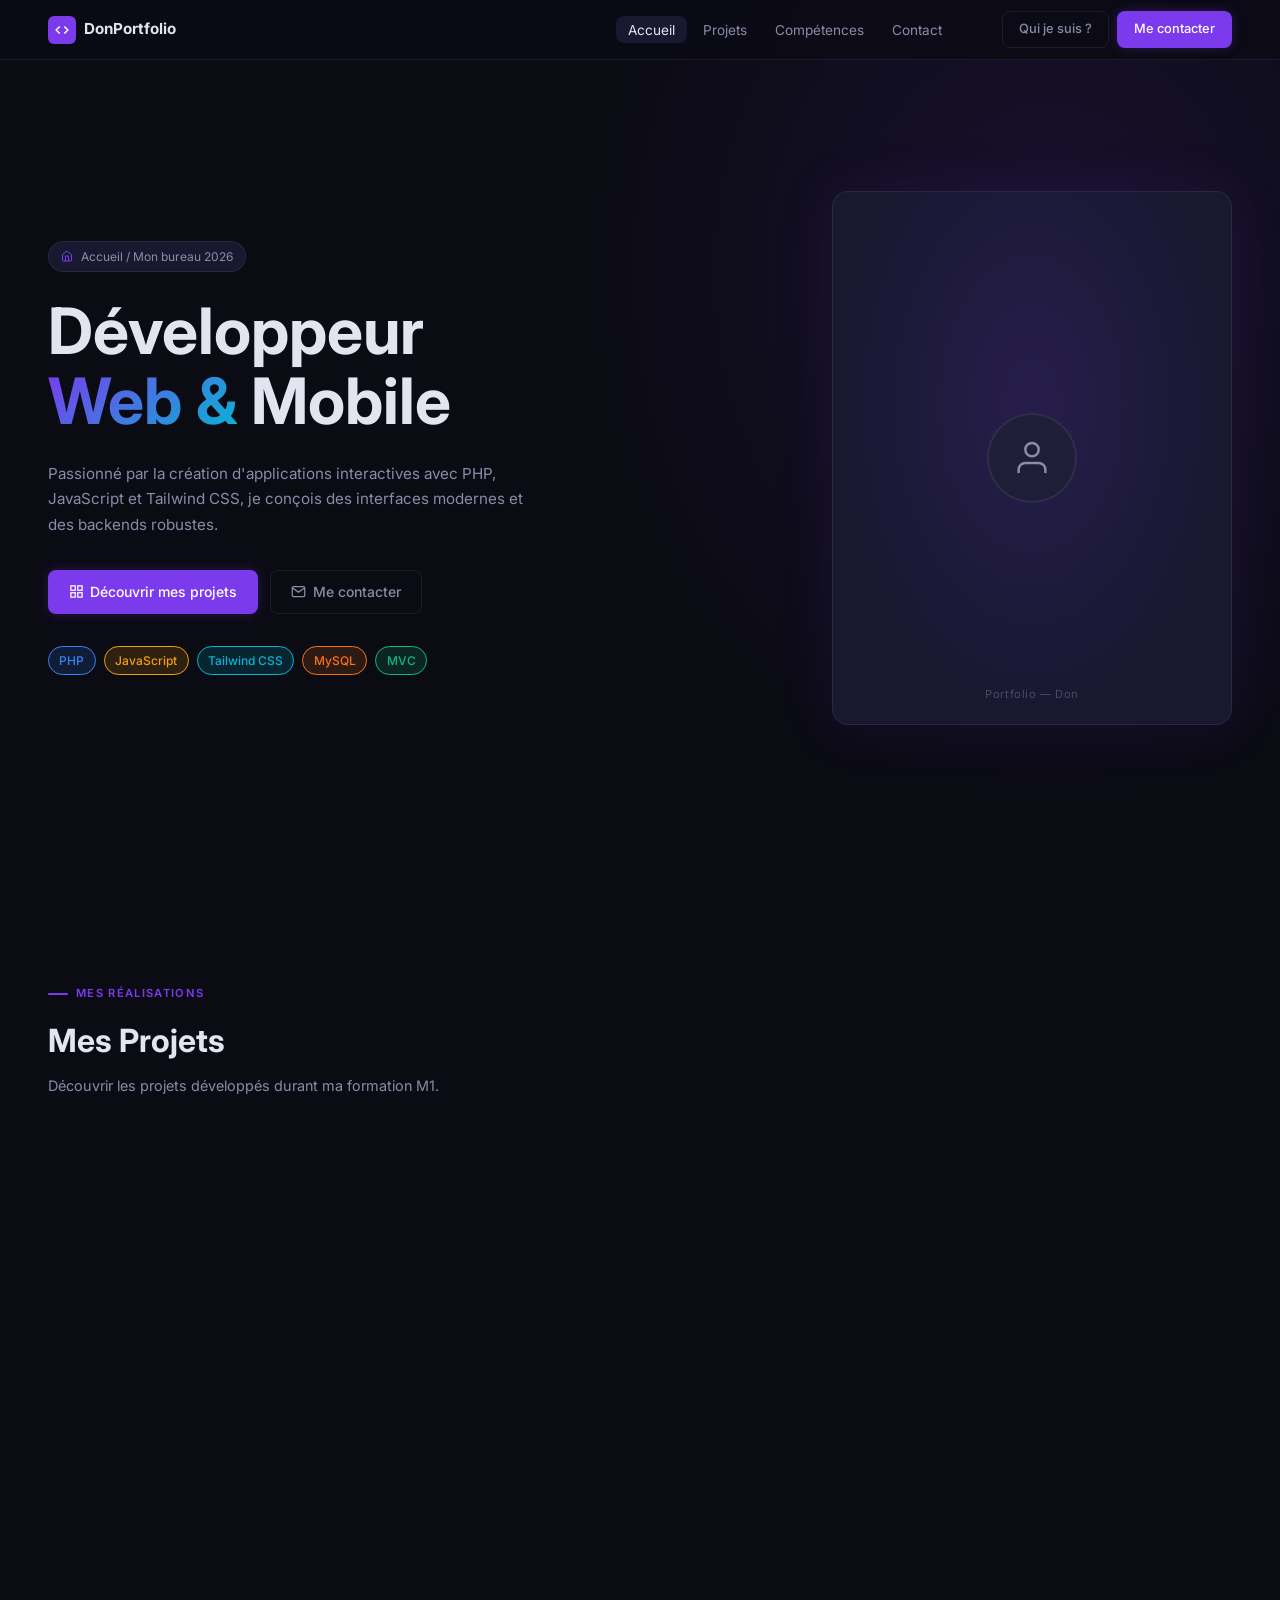
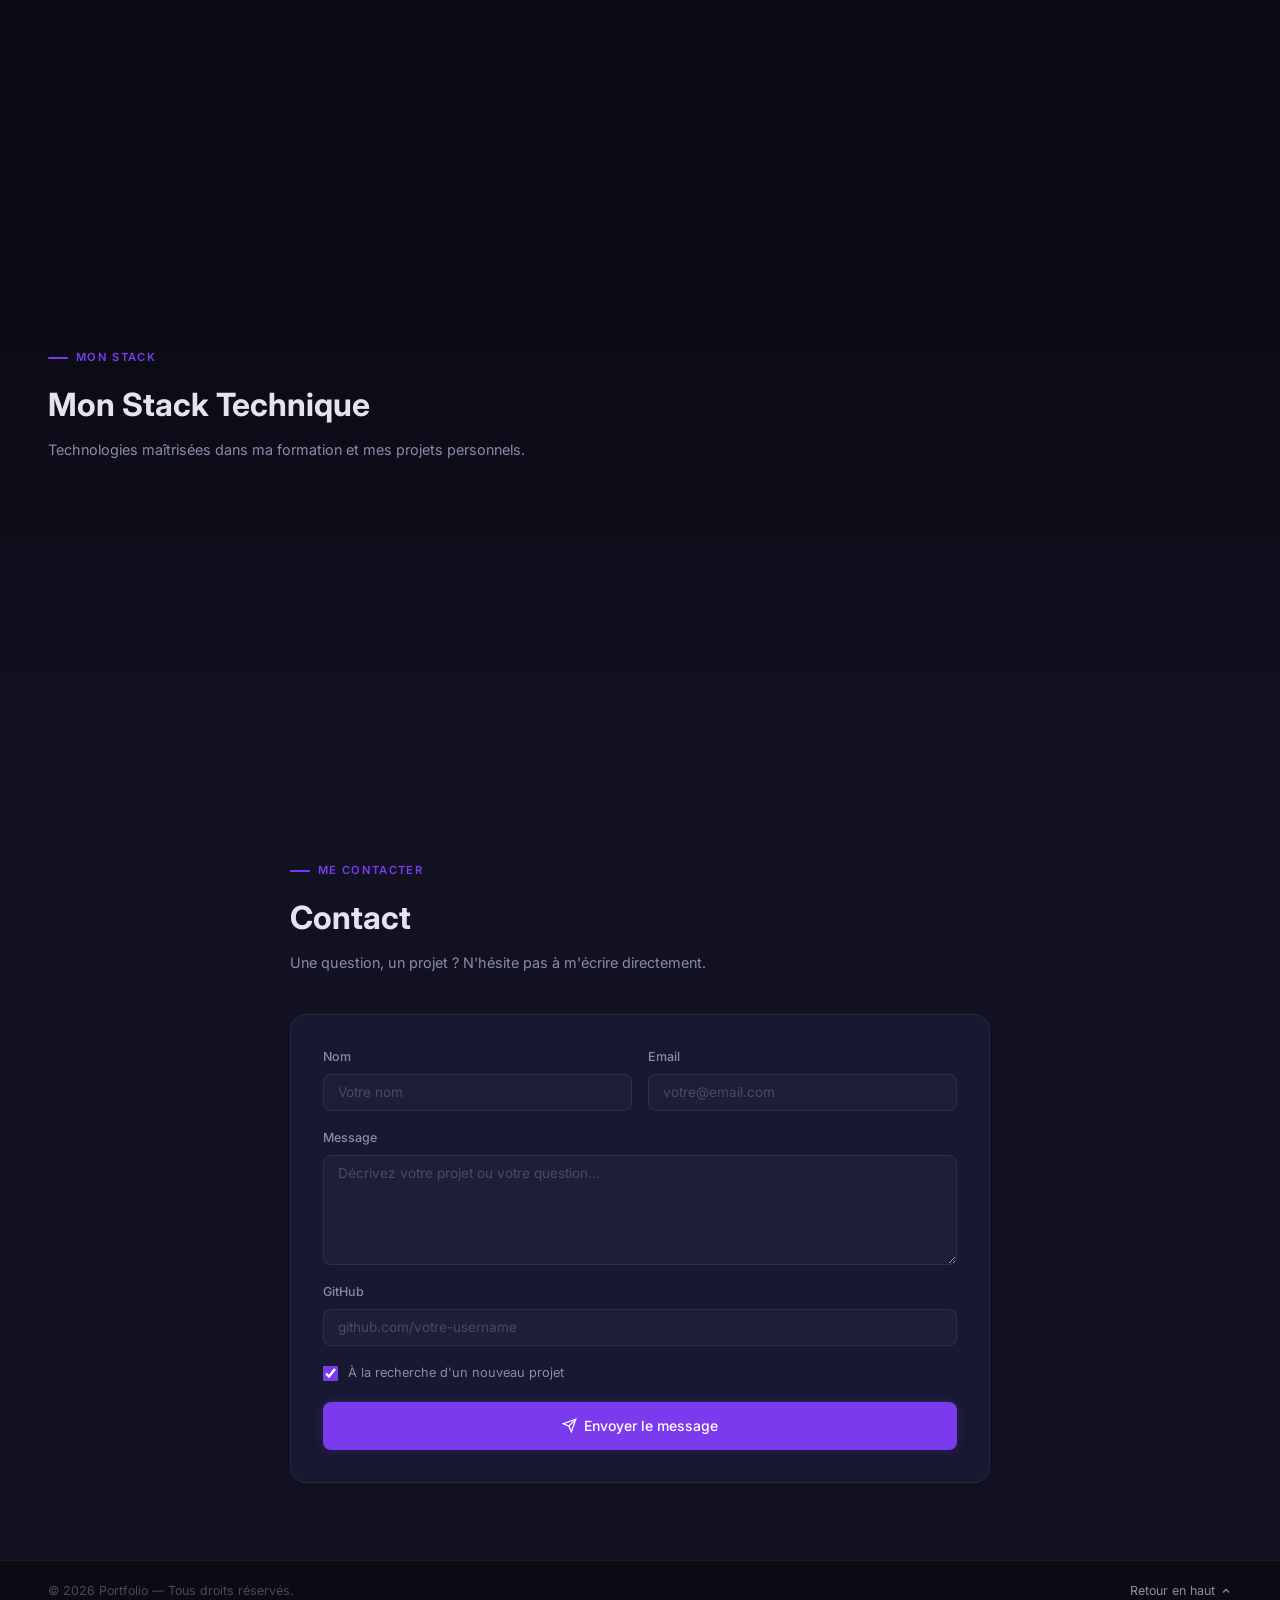
<file: don-portfolioV2.html>
<!DOCTYPE html>
<html lang="fr" data-theme="dark">
<head>
  <meta charset="UTF-8">
  <meta name="viewport" content="width=device-width, initial-scale=1.0">
  <title>DonPortfolio — Développeur Web &amp; Mobile</title>
  <link rel="preconnect" href="https://fonts.googleapis.com">
  <link rel="preconnect" href="https://fonts.gstatic.com" crossorigin>
  <link href="https://fonts.googleapis.com/css2?family=Inter:wght@300;400;500;600;700&display=swap" rel="stylesheet">
  <style>
    :root {
      --bg: #0b0b14;
      --surface: #111122;
      --surface-2: #181830;
      --surface-3: #1e1e38;
      --border: rgba(255,255,255,0.07);
      --text: #e4e4f0;
      --text-muted: #8b8ba8;
      --text-faint: #4a4a60;
      --primary: #7c3aed;
      --primary-hover: #6d28d9;
      --primary-light: rgba(124,58,237,0.15);
      --primary-glow: rgba(124,58,237,0.25);
      --cyan: #06b6d4;
      --cyan-light: rgba(6,182,212,0.15);
      --green: #10b981;
      --green-light: rgba(16,185,129,0.15);
      --yellow: #f59e0b;
      --yellow-light: rgba(245,158,11,0.15);
      --orange: #f97316;
      --orange-light: rgba(249,115,22,0.15);
      --pink: #ec4899;
      --pink-light: rgba(236,72,153,0.15);
      --blue: #3b82f6;
      --blue-light: rgba(59,130,246,0.15);
      --transition: 180ms cubic-bezier(0.16,1,0.3,1);
      --radius: 0.5rem;
      --radius-lg: 0.75rem;
      --radius-xl: 1rem;
    }

    *, *::before, *::after { box-sizing: border-box; margin: 0; padding: 0; }
    html { scroll-behavior: smooth; scroll-padding-top: 80px; }
    body {
      font-family: 'Inter', sans-serif;
      background: var(--bg);
      color: var(--text);
      min-height: 100dvh;
      -webkit-font-smoothing: antialiased;
      line-height: 1.6;
    }
    img, svg { display: block; max-width: 100%; }
    a { text-decoration: none; color: inherit; }
    button { cursor: pointer; border: none; background: none; font: inherit; color: inherit; }
    ul { list-style: none; }

    /* SCROLLBAR */
    ::-webkit-scrollbar { width: 6px; }
    ::-webkit-scrollbar-track { background: var(--bg); }
    ::-webkit-scrollbar-thumb { background: var(--surface-3); border-radius: 99px; }

    /* ── NAV ─────────────────────────────────────────────── */
    .nav {
      position: fixed; top: 0; left: 0; right: 0; z-index: 100;
      display: flex; align-items: center; gap: 2rem;
      padding: 0 clamp(1rem, 5vw, 3rem);
      height: 60px;
      background: rgba(11,11,20,0.85);
      backdrop-filter: blur(12px);
      border-bottom: 1px solid var(--border);
    }
    .nav-logo {
      display: flex; align-items: center; gap: 0.5rem;
      font-weight: 700; font-size: 0.95rem; white-space: nowrap;
    }
    .nav-logo-icon {
      width: 28px; height: 28px; border-radius: 6px;
      background: var(--primary);
      display: flex; align-items: center; justify-content: center;
      flex-shrink: 0;
    }
    .nav-logo-icon svg { width: 14px; height: 14px; color: #fff; }
    .nav-links {
      display: flex; align-items: center; gap: 0.25rem;
      margin-left: auto;
    }
    .nav-links a {
      padding: 0.35rem 0.75rem;
      font-size: 0.85rem; color: var(--text-muted);
      border-radius: var(--radius);
      transition: color var(--transition), background var(--transition);
    }
    .nav-links a:hover, .nav-links a.active { color: var(--text); background: var(--surface-2); }
    .nav-btns { display: flex; align-items: center; gap: 0.5rem; margin-left: 1rem; }
    .btn {
      display: inline-flex; align-items: center; gap: 0.4rem;
      padding: 0.45rem 1rem; border-radius: var(--radius);
      font-size: 0.8rem; font-weight: 500;
      transition: background var(--transition), color var(--transition), border-color var(--transition), transform var(--transition), box-shadow var(--transition);
    }
    .btn:hover { transform: translateY(-1px); }
    .btn:active { transform: translateY(0); }
    .btn-outline {
      border: 1px solid var(--border);
      color: var(--text-muted);
    }
    .btn-outline:hover { border-color: var(--primary); color: var(--primary); background: var(--primary-light); }
    .btn-primary {
      background: var(--primary); color: #fff;
      border: 1px solid transparent;
      box-shadow: 0 0 12px var(--primary-glow);
    }
    .btn-primary:hover { background: var(--primary-hover); box-shadow: 0 0 20px var(--primary-glow); }
    .btn-sm { padding: 0.35rem 0.75rem; font-size: 0.75rem; }

    /* ── HERO ────────────────────────────────────────────── */
    .hero {
      min-height: 100vh; display: flex; align-items: center;
      padding: 80px clamp(1rem, 5vw, 3rem) 4rem;
      position: relative; overflow: hidden;
    }
    .hero::before {
      content: '';
      position: absolute; top: 0; right: 0;
      width: 60%; height: 100%;
      background: radial-gradient(ellipse at 70% 30%, rgba(124,58,237,0.12) 0%, transparent 60%);
      pointer-events: none;
    }
    .hero-inner {
      max-width: 1200px; margin: 0 auto; width: 100%;
      display: grid; grid-template-columns: 1fr 400px; gap: 4rem; align-items: center;
    }
    .hero-badge {
      display: inline-flex; align-items: center; gap: 0.5rem;
      padding: 0.3rem 0.75rem;
      background: var(--surface-2); border: 1px solid var(--border);
      border-radius: 99px; font-size: 0.75rem; color: var(--text-muted);
      margin-bottom: 1.5rem;
    }
    .hero-badge svg { width: 12px; height: 12px; color: var(--primary); }
    .hero-title {
      font-size: clamp(2.5rem, 5vw, 4rem); font-weight: 700;
      line-height: 1.1; margin-bottom: 1.5rem;
    }
    .hero-title .accent {
      background: linear-gradient(135deg, var(--primary), var(--cyan));
      -webkit-background-clip: text; -webkit-text-fill-color: transparent;
      background-clip: text;
    }
    .hero-desc {
      color: var(--text-muted); font-size: 0.95rem; max-width: 50ch;
      margin-bottom: 2rem; line-height: 1.7;
    }
    .hero-actions { display: flex; align-items: center; gap: 0.75rem; margin-bottom: 2rem; flex-wrap: wrap; }
    .hero-actions .btn { font-size: 0.875rem; padding: 0.6rem 1.25rem; }
    .hero-tags { display: flex; flex-wrap: wrap; gap: 0.5rem; }
    .tag {
      display: inline-flex; align-items: center; gap: 0.3rem;
      padding: 0.25rem 0.65rem;
      border-radius: 99px; font-size: 0.75rem; font-weight: 500;
      border: 1px solid currentColor;
    }
    .tag-php { color: var(--blue); background: var(--blue-light); }
    .tag-js { color: var(--yellow); background: var(--yellow-light); }
    .tag-tw { color: var(--cyan); background: var(--cyan-light); }
    .tag-sql { color: var(--orange); background: var(--orange-light); }
    .tag-mvc { color: var(--green); background: var(--green-light); }
    .tag-html { color: var(--orange); background: var(--orange-light); }
    .tag-css { color: var(--blue); background: var(--blue-light); }
    .tag-canvas { color: var(--pink); background: var(--pink-light); }

    /* Hero card */
    .hero-card {
      background: var(--surface-2);
      border: 1px solid var(--border);
      border-radius: var(--radius-xl);
      aspect-ratio: 3/4;
      display: flex; align-items: center; justify-content: center;
      position: relative; overflow: hidden;
      box-shadow: 0 0 60px rgba(124,58,237,0.1);
    }
    .hero-card::before {
      content: '';
      position: absolute; inset: 0;
      background: radial-gradient(ellipse at 50% 40%, rgba(124,58,237,0.15) 0%, transparent 70%);
    }
    .hero-avatar {
      width: 90px; height: 90px; border-radius: 50%;
      background: var(--surface-3); border: 2px solid var(--border);
      display: flex; align-items: center; justify-content: center;
      position: relative; z-index: 1;
    }
    .hero-avatar svg { width: 40px; height: 40px; color: var(--text-muted); }
    .hero-card-label {
      position: absolute; bottom: 1.25rem; left: 50%; transform: translateX(-50%);
      font-size: 0.7rem; color: var(--text-faint); white-space: nowrap;
      letter-spacing: 0.05em;
    }

    /* ── SECTION COMMONS ─────────────────────────────────── */
    section { padding: clamp(3rem, 6vw, 5rem) clamp(1rem, 5vw, 3rem); }
    .section-inner { max-width: 1200px; margin: 0 auto; }
    .section-label {
      display: inline-flex; align-items: center; gap: 0.5rem;
      font-size: 0.7rem; font-weight: 600; letter-spacing: 0.12em;
      color: var(--primary); text-transform: uppercase;
      margin-bottom: 0.75rem;
    }
    .section-label::before {
      content: ''; display: block;
      width: 20px; height: 2px; background: var(--primary);
      border-radius: 99px;
    }
    .section-title { font-size: clamp(1.6rem, 3vw, 2rem); font-weight: 700; margin-bottom: 0.5rem; }
    .section-sub { color: var(--text-muted); font-size: 0.9rem; margin-bottom: 2.5rem; max-width: 60ch; }

    /* ── PROJETS ─────────────────────────────────────────── */
    #projets { background: var(--bg); }
    .projects-grid {
      display: grid; grid-template-columns: repeat(2, 1fr); gap: 1.25rem;
    }
    .project-card {
      background: var(--surface);
      border: 1px solid var(--border);
      border-radius: var(--radius-lg);
      overflow: hidden;
      transition: transform var(--transition), box-shadow var(--transition), border-color var(--transition);
    }
    .project-card:hover { transform: translateY(-3px); box-shadow: 0 8px 30px rgba(0,0,0,0.3); border-color: rgba(255,255,255,0.12); }
    .project-header {
      height: 120px; display: flex; align-items: center; justify-content: center;
      position: relative;
    }
    .project-header-icon {
      width: 52px; height: 52px; border-radius: 50%;
      background: rgba(255,255,255,0.1); border: 1px solid rgba(255,255,255,0.15);
      display: flex; align-items: center; justify-content: center;
    }
    .project-header-icon svg { width: 24px; height: 24px; color: rgba(255,255,255,0.8); }
    .project-badge {
      position: absolute; top: 0.6rem; left: 0.75rem;
      display: inline-flex; align-items: center; gap: 0.25rem;
      padding: 0.2rem 0.5rem;
      background: rgba(0,0,0,0.3); border: 1px solid rgba(255,255,255,0.1);
      border-radius: 99px; font-size: 0.65rem; color: rgba(255,255,255,0.7);
    }
    .project-badge svg { width: 10px; height: 10px; }
    .project-live {
      position: absolute; top: 0.6rem; right: 0.75rem;
      display: inline-flex; align-items: center; gap: 0.25rem;
      padding: 0.2rem 0.5rem;
      background: rgba(0,0,0,0.3); border: 1px solid rgba(255,255,255,0.1);
      border-radius: 99px; font-size: 0.65rem; color: var(--green);
    }
    .project-live-dot { width: 5px; height: 5px; border-radius: 50%; background: var(--green); }
    .ph-blue { background: linear-gradient(135deg, #1e2a5e, #0f1a3e); }
    .ph-teal { background: linear-gradient(135deg, #0f2a28, #0d1e2e); }
    .ph-green { background: linear-gradient(135deg, #0f2e1a, #0d2010); }
    .ph-purple { background: linear-gradient(135deg, #2a1a50, #1a0e3e); }

    .project-body { padding: 1rem 1.1rem 1.1rem; }
    .project-name { font-size: 0.95rem; font-weight: 600; margin-bottom: 0.4rem; }
    .project-desc { font-size: 0.78rem; color: var(--text-muted); margin-bottom: 0.85rem; line-height: 1.6; }
    .project-tags { display: flex; flex-wrap: wrap; gap: 0.4rem; margin-bottom: 0.85rem; }
    .project-actions { display: flex; gap: 0.5rem; }
    .btn-ghost {
      flex: 1; justify-content: center;
      border: 1px solid var(--border); color: var(--text-muted);
      background: transparent;
      transition: background var(--transition), color var(--transition), border-color var(--transition);
    }
    .btn-ghost:hover { background: var(--surface-2); color: var(--text); border-color: rgba(255,255,255,0.15); }
    .btn-cyan { flex: 1; justify-content: center; background: var(--cyan); color: #000; font-weight: 600; }
    .btn-cyan:hover { background: #22d3ee; }
    .btn-blue { flex: 1; justify-content: center; background: var(--blue); color: #fff; font-weight: 600; }
    .btn-blue:hover { background: #60a5fa; }
    .btn-green-a { flex: 1; justify-content: center; background: var(--green); color: #000; font-weight: 600; }
    .btn-green-a:hover { background: #34d399; }
    .btn-pink { flex: 1; justify-content: center; background: var(--pink); color: #fff; font-weight: 600; }
    .btn-pink:hover { background: #f472b6; }

    /* ── STACK ───────────────────────────────────────────── */
    #stack { background: linear-gradient(180deg, var(--bg) 0%, var(--surface) 100%); }
    .stack-grid { display: grid; grid-template-columns: repeat(3, 1fr); gap: 1.25rem; }
    .stack-card {
      background: var(--surface-2); border: 1px solid var(--border);
      border-radius: var(--radius-lg); overflow: hidden;
    }
    .stack-header {
      display: flex; align-items: center; gap: 0.75rem;
      padding: 0.9rem 1.1rem;
      background: var(--surface-3); border-bottom: 1px solid var(--border);
    }
    .stack-header-icon {
      width: 32px; height: 32px; border-radius: var(--radius);
      display: flex; align-items: center; justify-content: center;
    }
    .stack-header-icon svg { width: 16px; height: 16px; }
    .sh-purple { background: var(--primary-light); color: var(--primary); }
    .sh-cyan { background: var(--cyan-light); color: var(--cyan); }
    .sh-green { background: var(--green-light); color: var(--green); }
    .stack-header-title { font-size: 0.875rem; font-weight: 600; }
    .stack-body { padding: 1rem 1.1rem; display: flex; flex-direction: column; gap: 0.85rem; }
    .skill-top { display: flex; justify-content: space-between; align-items: center; margin-bottom: 0.35rem; }
    .skill-name { font-size: 0.78rem; color: var(--text-muted); }
    .skill-pct { font-size: 0.75rem; font-weight: 600; }
    .skill-bar { height: 4px; background: var(--surface-3); border-radius: 99px; overflow: hidden; }
    .skill-fill {
      height: 100%; border-radius: 99px;
      transition: width 1.2s cubic-bezier(0.16,1,0.3,1);
      width: 0;
    }
    .sf-purple { background: linear-gradient(90deg, var(--primary), #a855f7); }
    .sf-cyan { background: linear-gradient(90deg, var(--cyan), #67e8f9); }
    .sf-green { background: linear-gradient(90deg, var(--green), #6ee7b7); }
    .skill-pct-purple { color: var(--primary); }
    .skill-pct-cyan { color: var(--cyan); }
    .skill-pct-green { color: var(--green); }

    /* ── CONTACT ─────────────────────────────────────────── */
    #contact { background: var(--surface); }
    .contact-inner { max-width: 700px; }
    .contact-form {
      background: var(--surface-2); border: 1px solid var(--border);
      border-radius: var(--radius-xl); padding: 2rem;
      display: flex; flex-direction: column; gap: 1.1rem;
    }
    .form-row { display: grid; grid-template-columns: 1fr 1fr; gap: 1rem; }
    .form-group { display: flex; flex-direction: column; gap: 0.4rem; }
    .form-label { font-size: 0.78rem; color: var(--text-muted); font-weight: 500; }
    .form-input, .form-textarea {
      background: var(--surface-3); border: 1px solid var(--border);
      border-radius: var(--radius); padding: 0.6rem 0.85rem;
      font-size: 0.85rem; color: var(--text); font-family: inherit;
      outline: none; resize: vertical;
      transition: border-color var(--transition), box-shadow var(--transition);
    }
    .form-input::placeholder, .form-textarea::placeholder { color: var(--text-faint); }
    .form-input:focus, .form-textarea:focus {
      border-color: var(--primary);
      box-shadow: 0 0 0 3px var(--primary-light);
    }
    .form-textarea { min-height: 110px; }
    .form-check {
      display: flex; align-items: center; gap: 0.6rem;
      font-size: 0.8rem; color: var(--text-muted); cursor: pointer;
    }
    .form-check input[type="checkbox"] {
      width: 15px; height: 15px; accent-color: var(--primary);
    }
    .btn-submit {
      width: 100%; justify-content: center;
      padding: 0.75rem; font-size: 0.875rem;
    }

    /* ── FOOTER ──────────────────────────────────────────── */
    footer {
      background: var(--bg); border-top: 1px solid var(--border);
      padding: 1.25rem clamp(1rem, 5vw, 3rem);
    }
    .footer-inner {
      max-width: 1200px; margin: 0 auto;
      display: flex; align-items: center; justify-content: space-between;
      flex-wrap: wrap; gap: 0.75rem;
    }
    .footer-copy { font-size: 0.78rem; color: var(--text-faint); }
    .footer-links { display: flex; align-items: center; gap: 1rem; }
    .footer-links a {
      font-size: 0.78rem; color: var(--text-muted);
      display: flex; align-items: center; gap: 0.3rem;
      transition: color var(--transition);
    }
    .footer-links a:hover { color: var(--text); }
    .footer-links a svg { width: 12px; height: 12px; }
    .footer-sep { color: var(--text-faint); font-size: 0.75rem; }

    /* ── SCROLL ANIMATIONS ───────────────────────────────── */
    .fade-in { opacity: 1; }
    @supports (animation-timeline: scroll()) {
      .fade-in {
        opacity: 0;
        animation: fade-reveal linear both;
        animation-timeline: view();
        animation-range: entry 0% entry 60%;
      }
    }
    @keyframes fade-reveal { to { opacity: 1; } }

    /* ── RESPONSIVE ──────────────────────────────────────── */
    @media (max-width: 900px) {
      .hero-inner { grid-template-columns: 1fr; }
      .hero-card { display: none; }
      .projects-grid { grid-template-columns: 1fr; }
      .stack-grid { grid-template-columns: 1fr; }
    }
    @media (max-width: 640px) {
      .nav-links { display: none; }
      .form-row { grid-template-columns: 1fr; }
    }

    /* ── DIVIDER LINE ────────────────────────────────────── */
    .section-divider {
      max-width: 1200px; margin: 0 auto;
      height: 1px; background: var(--border);
    }
  </style>
</head>
<body>

<!-- NAV -->
<nav class="nav">
  <div class="nav-logo">
    <div class="nav-logo-icon">
      <svg viewBox="0 0 24 24" fill="none" stroke="currentColor" stroke-width="2.5"><polyline points="16 18 22 12 16 6"/><polyline points="8 6 2 12 8 18"/></svg>
    </div>
    DonPortfolio
  </div>
  <ul class="nav-links">
    <li><a href="#accueil" class="active">Accueil</a></li>
    <li><a href="#projets">Projets</a></li>
    <li><a href="#stack">Compétences</a></li>
    <li><a href="#contact">Contact</a></li>
  </ul>
  <div class="nav-btns">
    <a href="#stack" class="btn btn-outline">Qui je suis&nbsp;?</a>
    <a href="#contact" class="btn btn-primary">Me contacter</a>
  </div>
</nav>

<!-- HERO -->
<section id="accueil" class="hero">
  <div class="hero-inner">
    <div class="hero-content">
      <div class="hero-badge">
        <svg viewBox="0 0 24 24" fill="none" stroke="currentColor" stroke-width="2"><path d="M3 9l9-7 9 7v11a2 2 0 01-2 2H5a2 2 0 01-2-2z"/><polyline points="9 22 9 12 15 12 15 22"/></svg>
        Accueil&nbsp;/&nbsp;Mon bureau 2026
      </div>
      <h1 class="hero-title">
        Développeur<br>
        <span class="accent">Web &amp;</span> Mobile
      </h1>
      <p class="hero-desc">
        Passionné par la création d'applications interactives avec PHP, JavaScript et
        Tailwind CSS, je conçois des interfaces modernes et des backends robustes.
      </p>
      <div class="hero-actions">
        <a href="#projets" class="btn btn-primary">
          <svg width="15" height="15" viewBox="0 0 24 24" fill="none" stroke="currentColor" stroke-width="2"><rect x="3" y="3" width="7" height="7"/><rect x="14" y="3" width="7" height="7"/><rect x="14" y="14" width="7" height="7"/><rect x="3" y="14" width="7" height="7"/></svg>
          Découvrir mes projets
        </a>
        <a href="#contact" class="btn btn-outline">
          <svg width="15" height="15" viewBox="0 0 24 24" fill="none" stroke="currentColor" stroke-width="2"><path d="M4 4h16c1.1 0 2 .9 2 2v12c0 1.1-.9 2-2 2H4c-1.1 0-2-.9-2-2V6c0-1.1.9-2 2-2z"/><polyline points="22,6 12,13 2,6"/></svg>
          Me contacter
        </a>
      </div>
      <div class="hero-tags">
        <span class="tag tag-php">PHP</span>
        <span class="tag tag-js">JavaScript</span>
        <span class="tag tag-tw">Tailwind CSS</span>
        <span class="tag tag-sql">MySQL</span>
        <span class="tag tag-mvc">MVC</span>
      </div>
    </div>
    <div class="hero-card">
      <div class="hero-avatar">
        <svg viewBox="0 0 24 24" fill="none" stroke="currentColor" stroke-width="1.5"><path d="M20 21v-2a4 4 0 00-4-4H8a4 4 0 00-4 4v2"/><circle cx="12" cy="7" r="4"/></svg>
      </div>
      <span class="hero-card-label">Portfolio — Don</span>
    </div>
  </div>
</section>

<!-- PROJETS -->
<section id="projets">
  <div class="section-inner">
    <div class="section-label">Mes réalisations</div>
    <h2 class="section-title">Mes Projets</h2>
    <p class="section-sub">Découvrir les projets développés durant ma formation M1.</p>

    <div class="projects-grid">

      <!-- Réseau Social MVC -->
      <div class="project-card fade-in">
        <div class="project-header ph-blue">
          <div class="project-badge">
            <svg viewBox="0 0 24 24" fill="none" stroke="currentColor" stroke-width="2"><circle cx="12" cy="12" r="10"/><polyline points="12 6 12 12 16 14"/></svg>
          </div>
          <div class="project-live"><div class="project-live-dot"></div>En ligne</div>
          <div class="project-header-icon">
            <svg viewBox="0 0 24 24" fill="none" stroke="currentColor" stroke-width="1.5"><path d="M17 21v-2a4 4 0 00-4-4H5a4 4 0 00-4 4v2"/><circle cx="9" cy="7" r="4"/><path d="M23 21v-2a4 4 0 00-3-3.87"/><path d="M16 3.13a4 4 0 010 7.75"/></svg>
          </div>
        </div>
        <div class="project-body">
          <h3 class="project-name">Réseau Social MVC</h3>
          <p class="project-desc">Application web complète permettant la gestion de profils, publications et interactions en groupe d'utilisateurs.</p>
          <div class="project-tags">
            <span class="tag tag-php">PHP</span>
            <span class="tag tag-sql">SQL</span>
            <span class="tag tag-mvc">MVC</span>
          </div>
          <div class="project-actions">
            <a href="https://github.com/yanniss13/Projet_Resaux.git" class="btn btn-sm btn-ghost" target="_blank" rel="noopener noreferrer">
              <svg width="12" height="12" viewBox="0 0 24 24" fill="none" stroke="currentColor" stroke-width="2"><path d="M9 19c-5 1.5-5-2.5-7-3m14 6v-3.87a3.37 3.37 0 00-.94-2.61c3.14-.35 6.44-1.54 6.44-7A5.44 5.44 0 0020 4.77 5.07 5.07 0 0019.91 1S18.73.65 16 2.48a13.38 13.38 0 00-7 0C6.27.65 5.09 1 5.09 1A5.07 5.07 0 005 4.77a5.44 5.44 0 00-1.5 3.78c0 5.42 3.3 6.61 6.44 7A3.37 3.37 0 009 18.13V22"/></svg>
              Code Source
            </a>
            <a href="http://yanniss.gt.tc/Projet_Resaux/public/index.php?action=login" class="btn btn-sm btn-cyan" target="_blank" rel="noopener noreferrer">
              <svg width="12" height="12" viewBox="0 0 24 24" fill="none" stroke="currentColor" stroke-width="2.5"><path d="M18 13v6a2 2 0 01-2 2H5a2 2 0 01-2-2V8a2 2 0 012-2h6"/><polyline points="15 3 21 3 21 9"/><line x1="10" y1="14" x2="21" y2="3"/></svg>
              Voir Démo
            </a>
          </div>
        </div>
      </div>

      <!-- Pokémon Battle System -->
      <div class="project-card fade-in">
        <div class="project-header ph-teal">
          <div class="project-badge">
            <svg viewBox="0 0 24 24" fill="none" stroke="currentColor" stroke-width="2"><circle cx="12" cy="12" r="10"/><polyline points="12 6 12 12 16 14"/></svg>
           
          </div>
          <div class="project-live"><div class="project-live-dot"></div>En ligne</div>
          <div class="project-header-icon">
            <svg viewBox="0 0 24 24" fill="none" stroke="currentColor" stroke-width="1.5"><path d="M12 20h9"/><path d="M16.5 3.5a2.121 2.121 0 013 3L7 19l-4 1 1-4L16.5 3.5z"/></svg>
          </div>
        </div>
        <div class="project-body">
          <h3 class="project-name">Pokémon Battle System</h3>
          <p class="project-desc">Système de combat au tour par tour basé sur l'API PokéAPI, avec animations et effets sonores de combat.</p>
          <div class="project-tags">
            <span class="tag tag-js">JavaScript</span>
            <span class="tag tag-css">CSS</span>
            <span class="tag tag-sql">MySQL</span>
          </div>
          <div class="project-actions">
            <a href="#" class="btn btn-sm btn-ghost" target="_blank" rel="noopener noreferrer">
              <svg width="12" height="12" viewBox="0 0 24 24" fill="none" stroke="currentColor" stroke-width="2"><path d="M9 19c-5 1.5-5-2.5-7-3m14 6v-3.87a3.37 3.37 0 00-.94-2.61c3.14-.35 6.44-1.54 6.44-7A5.44 5.44 0 0020 4.77 5.07 5.07 0 0019.91 1S18.73.65 16 2.48a13.38 13.38 0 00-7 0C6.27.65 5.09 1 5.09 1A5.07 5.07 0 005 4.77a5.44 5.44 0 00-1.5 3.78c0 5.42 3.3 6.61 6.44 7A3.37 3.37 0 009 18.13V22"/></svg>
              Code Source
            </a>
            <a href="#" class="btn btn-sm btn-blue" target="_blank" rel="noopener noreferrer">
              <svg width="12" height="12" viewBox="0 0 24 24" fill="none" stroke="currentColor" stroke-width="2.5"><path d="M18 13v6a2 2 0 01-2 2H5a2 2 0 01-2-2V8a2 2 0 012-2h6"/><polyline points="15 3 21 3 21 9"/><line x1="10" y1="14" x2="21" y2="3"/></svg>
              Voir Démo
            </a>
          </div>
        </div>
      </div>

      <!-- Labyrinthe Dynamique -->
      <div class="project-card fade-in">
        <div class="project-header ph-green">
          <div class="project-badge">
            <svg viewBox="0 0 24 24" fill="none" stroke="currentColor" stroke-width="2"><circle cx="12" cy="12" r="10"/><polyline points="12 6 12 12 16 14"/></svg>
            
          </div>
          <div class="project-header-icon">
            <svg viewBox="0 0 24 24" fill="none" stroke="currentColor" stroke-width="1.5"><polygon points="3 11 22 2 13 21 11 13 3 11"/></svg>
          </div>
        </div>
        <div class="project-body">
          <h3 class="project-name">Jeu De La Vie</h3>
          <p class="project-desc">Jeu de labyrinthe généré aléatoirement avec algorithme de parcours en profondeur, niveaux de difficulté et chronomètre.</p>
          <div class="project-tags">
            <span class="tag tag-html">HTML</span>
            <span class="tag tag-css">CSS</span>
            <span class="tag tag-js">JavaScript</span>
          </div>
          <div class="project-actions">
            <a href="https://github.com/yanniss13/JeuDeLaVie.git" class="btn btn-sm btn-ghost" target="_blank" rel="noopener noreferrer">
              <svg width="12" height="12" viewBox="0 0 24 24" fill="none" stroke="currentColor" stroke-width="2"><path d="M9 19c-5 1.5-5-2.5-7-3m14 6v-3.87a3.37 3.37 0 00-.94-2.61c3.14-.35 6.44-1.54 6.44-7A5.44 5.44 0 0020 4.77 5.07 5.07 0 0019.91 1S18.73.65 16 2.48a13.38 13.38 0 00-7 0C6.27.65 5.09 1 5.09 1A5.07 5.07 0 005 4.77a5.44 5.44 0 00-1.5 3.78c0 5.42 3.3 6.61 6.44 7A3.37 3.37 0 009 18.13V22"/></svg>
              Code Source
            </a>
            <a href="https://yanniss13.github.io/JeuDeLaVie/" class="btn btn-sm btn-green-a" target="_blank" rel="noopener noreferrer">
              <svg width="12" height="12" viewBox="0 0 24 24" fill="none" stroke="currentColor" stroke-width="2.5"><path d="M18 13v6a2 2 0 01-2 2H5a2 2 0 01-2-2V8a2 2 0 012-2h6"/><polyline points="15 3 21 3 21 9"/><line x1="10" y1="14" x2="21" y2="3"/></svg>
              Voir Démo
            </a>
          </div>
        </div>
      </div>

      <!-- Arcade JS -->
      <div class="project-card fade-in">
        <div class="project-header ph-purple">
          <div class="project-badge">
            <svg viewBox="0 0 24 24" fill="none" stroke="currentColor" stroke-width="2"><circle cx="12" cy="12" r="10"/><polyline points="12 6 12 12 16 14"/></svg>

          </div>
          <div class="project-header-icon">
            <svg viewBox="0 0 24 24" fill="none" stroke="currentColor" stroke-width="1.5"><line x1="6" y1="12" x2="10" y2="12"/><line x1="8" y1="10" x2="8" y2="14"/><line x1="15" y1="13" x2="15.01" y2="13"/><line x1="18" y1="11" x2="18.01" y2="11"/><rect x="2" y="6" width="20" height="12" rx="2"/></svg>
          </div>
        </div>
        <div class="project-body">
          <h3 class="project-name">Morpion &amp; Puissance 4</h3>
          <p class="project-desc">Collection de mini-jeux en JavaScript vanilla : Morphan et Puissance 4 avec IA, scores et effets visuels.</p>
          <div class="project-tags">
            <span class="tag tag-js">JavaScript</span>
            <span class="tag tag-css">CSS</span>
            <span class="tag tag-html">HTML</span>
          </div>
          <div class="project-actions">
            <a href="https://github.com/yanniss13/Projet-Morpion.git" class="btn btn-sm btn-ghost" target="_blank" rel="noopener noreferrer">
              <svg width="12" height="12" viewBox="0 0 24 24" fill="none" stroke="currentColor" stroke-width="2"><path d="M9 19c-5 1.5-5-2.5-7-3m14 6v-3.87a3.37 3.37 0 00-.94-2.61c3.14-.35 6.44-1.54 6.44-7A5.44 5.44 0 0020 4.77 5.07 5.07 0 0019.91 1S18.73.65 16 2.48a13.38 13.38 0 00-7 0C6.27.65 5.09 1 5.09 1A5.07 5.07 0 005 4.77a5.44 5.44 0 00-1.5 3.78c0 5.42 3.3 6.61 6.44 7A3.37 3.37 0 009 18.13V22"/></svg>
              Code Source
            </a>
            <a href="https://yanniss13.github.io/Projet-Morpion/" class="btn btn-sm btn-pink" target="_blank" rel="noopener noreferrer">
              <svg width="12" height="12" viewBox="0 0 24 24" fill="none" stroke="currentColor" stroke-width="2.5"><path d="M18 13v6a2 2 0 01-2 2H5a2 2 0 01-2-2V8a2 2 0 012-2h6"/><polyline points="15 3 21 3 21 9"/><line x1="10" y1="14" x2="21" y2="3"/></svg>
              Voir Démo
            </a>
          </div>
        </div>
      </div>

    </div>
  </div>
</section>

<!-- STACK -->
<section id="stack">
  <div class="section-inner">
    <div class="section-label">Mon Stack</div>
    <h2 class="section-title">Mon Stack Technique</h2>
    <p class="section-sub">Technologies maîtrisées dans ma formation et mes projets personnels.</p>

    <div class="stack-grid">

      <!-- Frontend -->
      <div class="stack-card fade-in">
        <div class="stack-header">
          <div class="stack-header-icon sh-purple">
            <svg viewBox="0 0 24 24" fill="none" stroke="currentColor" stroke-width="2"><polyline points="16 18 22 12 16 6"/><polyline points="8 6 2 12 8 18"/></svg>
          </div>
          <span class="stack-header-title">Frontend</span>
        </div>
        <div class="stack-body">
          <div class="skill-item">
            <div class="skill-top">
              <span class="skill-name">JavaScript</span>

            </div>

          </div>
          <div class="skill-item">
            <div class="skill-top">
              <span class="skill-name">Tailwind CSS</span>

            </div>

          </div>
          <div class="skill-item">
            <div class="skill-top">
              <span class="skill-name">HTML / CSS</span>

            </div>

          </div>
        </div>
      </div>

      <!-- Backend -->
      <div class="stack-card fade-in">
        <div class="stack-header">
          <div class="stack-header-icon sh-cyan">
            <svg viewBox="0 0 24 24" fill="none" stroke="currentColor" stroke-width="2"><rect x="2" y="3" width="20" height="14" rx="2"/><line x1="8" y1="21" x2="16" y2="21"/><line x1="12" y1="17" x2="12" y2="21"/></svg>
          </div>
          <span class="stack-header-title">Backend</span>
        </div>
        <div class="stack-body">
          <div class="skill-item">
            <div class="skill-top">
              <span class="skill-name">PHP</span>

            </div>

          </div>
          <div class="skill-item">
            <div class="skill-top">
              <span class="skill-name">OOP / Orienté Objet</span>

            </div>

          </div>
          <div class="skill-item">
            <div class="skill-top">
              <span class="skill-name">Architecture MVC</span>

            </div>

          </div>
        </div>
      </div>

      <!-- Base de données -->
      <div class="stack-card fade-in">
        <div class="stack-header">
          <div class="stack-header-icon sh-green">
            <svg viewBox="0 0 24 24" fill="none" stroke="currentColor" stroke-width="2"><ellipse cx="12" cy="5" rx="9" ry="3"/><path d="M21 12c0 1.66-4 3-9 3s-9-1.34-9-3"/><path d="M3 5v14c0 1.66 4 3 9 3s9-1.34 9-3V5"/></svg>
          </div>
          <span class="stack-header-title">Base de données</span>
        </div>
        <div class="stack-body">
          <div class="skill-item">
            <div class="skill-top">
              <span class="skill-name">MySQL</span>

            </div>

          </div>
          <div class="skill-item">
            <div class="skill-top">
              <span class="skill-name">PostgreSQL / SQL</span>

            </div>

          </div>
          <div class="skill-item">
            <div class="skill-top">
              <span class="skill-name">Requêtes SQL JOINS</span>

            </div>

          </div>
        </div>
      </div>

    </div>
  </div>
</section>

<!-- CONTACT -->
<section id="contact">
  <div class="section-inner contact-inner">
    <div class="section-label">Me contacter</div>
    <h2 class="section-title">Contact</h2>
    <p class="section-sub">Une question, un projet ? N'hésite pas à m'écrire directement.</p>

    <form class="contact-form" id="contactForm" action="https://formspree.io/f/mojrqqjd" method="POST">
      <div class="form-row">
        <div class="form-group">
          <label class="form-label" for="nom">Nom</label>
          <input class="form-input" id="nom" type="text" placeholder="Votre nom" required>
        </div>
        <div class="form-group">
          <label class="form-label" for="email">Email</label>
          <input class="form-input" id="email" type="email" placeholder="votre@email.com" required>
        </div>
      </div>
      <div class="form-group">
        <label class="form-label" for="message">Message</label>
        <textarea class="form-textarea" id="message" placeholder="Décrivez votre projet ou votre question..." required></textarea>
      </div>
      <div class="form-group">
        <label class="form-label" for="github">GitHub</label>
        <input class="form-input" id="github" type="text" placeholder="github.com/votre-username">
      </div>
      <label class="form-check">
        <input type="checkbox" checked>
        À la recherche d'un nouveau projet
      </label>
      <button type="submit" class="btn btn-primary btn-submit">
        <svg width="15" height="15" viewBox="0 0 24 24" fill="none" stroke="currentColor" stroke-width="2"><line x1="22" y1="2" x2="11" y2="13"/><polygon points="22 2 15 22 11 13 2 9 22 2"/></svg>
        Envoyer le message
      </button>
    </form>
  </div>
</section>

<!-- FOOTER -->
<footer>
  <div class="footer-inner">
    <span class="footer-copy">© 2026 Portfolio — Tous droits réservés.</span>
    <div class="footer-links">
      <a href="#accueil">
        Retour en haut
        <svg viewBox="0 0 24 24" fill="none" stroke="currentColor" stroke-width="2.5"><polyline points="18 15 12 9 6 15"/></svg>
      </a>
    </div>
  </div>
</footer>

<script>
  // Animate skill bars when visible
  const observer = new IntersectionObserver((entries) => {
    entries.forEach(entry => {
      if (entry.isIntersecting) {
        entry.target.querySelectorAll('.skill-fill').forEach(bar => {
          bar.style.width = bar.dataset.width + '%';
        });
        observer.unobserve(entry.target);
      }
    });
  }, { threshold: 0.3 });

  document.querySelectorAll('.stack-card').forEach(card => observer.observe(card));

  // Active nav link on scroll
  const sections = document.querySelectorAll('section[id]');
  const navLinks = document.querySelectorAll('.nav-links a');
  window.addEventListener('scroll', () => {
    let current = '';
    sections.forEach(s => {
      if (window.scrollY >= s.offsetTop - 100) current = s.getAttribute('id');
    });
    navLinks.forEach(a => {
      a.classList.toggle('active', a.getAttribute('href') === '#' + current);
    });
  });

  // Form submit
  // ✅ Formspree — remplace TONID dans l'action du form par ton vrai ID
  document.getElementById('contactForm').addEventListener('submit', function(e) {
    e.preventDefault();
    const btn = this.querySelector('.btn-submit');
    const originalHTML = btn.innerHTML;

    btn.innerHTML = '<svg width="15" height="15" viewBox="0 0 24 24" fill="none" stroke="currentColor" stroke-width="2"><circle cx="12" cy="12" r="10"/><line x1="12" y1="8" x2="12" y2="12"/></svg> Envoi...';
    btn.disabled = true;
    btn.style.opacity = '0.7';

    fetch(this.action, {
      method: 'POST',
      body: new FormData(this),
      headers: { 'Accept': 'application/json' }
    })
    .then(r => r.json())
    .then(data => {
      if (data.ok) {
        btn.innerHTML = '<svg width="15" height="15" viewBox="0 0 24 24" fill="none" stroke="currentColor" stroke-width="2.5"><polyline points="20 6 9 17 4 12"/></svg> Message envoyé !';
        btn.style.background = 'var(--green)';
        btn.style.opacity = '1';
        setTimeout(() => {
          btn.innerHTML = originalHTML;
          btn.style.background = '';
          btn.disabled = false;
          document.getElementById('contactForm').reset();
        }, 4000);
      } else {
        btn.innerHTML = '✗ Erreur — réessaie';
        btn.style.background = 'var(--pink)';
        btn.style.opacity = '1';
        setTimeout(() => { btn.innerHTML = originalHTML; btn.style.background = ''; btn.disabled = false; }, 3000);
      }
    })
    .catch(() => {
      btn.innerHTML = '✗ Erreur réseau';
      btn.style.background = 'var(--pink)';
      btn.style.opacity = '1';
      btn.disabled = false;
      setTimeout(() => { btn.innerHTML = originalHTML; btn.style.background = ''; }, 3000);
    });
  });
</script>
</body>
</html>
</file>
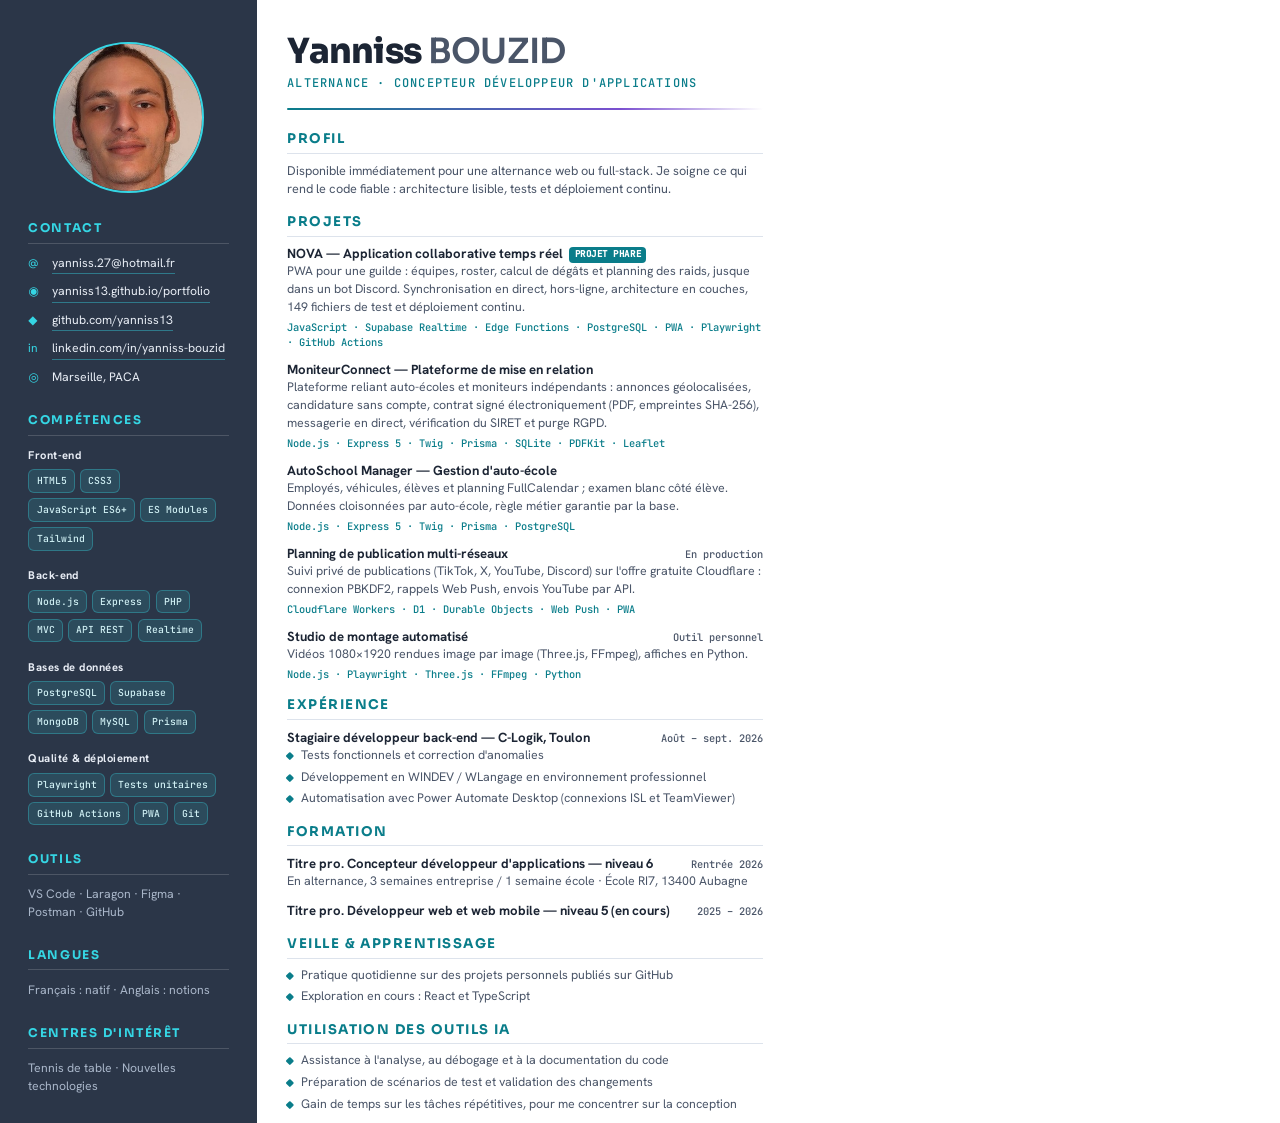
<file: cv/cv.html>
﻿<!DOCTYPE html>
<html lang="fr">
<head>
<meta charset="utf-8" />
<title>CV — BOUZID Yanniss</title>
<style>
  /* Polices embarquées localement, jamais chargées depuis le réseau.
     Avec Google Fonts, un rendu lancé sur une connexion lente produisait
     un PDF en Segoe UI sans le moindre avertissement : l'apparence du CV
     dépendait du réseau au moment du build. Ici le rendu est déterministe
     et fonctionne hors ligne. */
  @font-face { font-family: "Hanken Grotesk"; font-weight: 400; font-style: normal; font-display: block; src: url("./fonts/HankenGrotesk-400.woff2") format("woff2"); }
  @font-face { font-family: "Hanken Grotesk"; font-weight: 700; font-style: normal; font-display: block; src: url("./fonts/HankenGrotesk-700.woff2") format("woff2"); }
  @font-face { font-family: "Sora"; font-weight: 600; font-style: normal; font-display: block; src: url("./fonts/Sora-600.woff2") format("woff2"); }
  @font-face { font-family: "Sora"; font-weight: 700; font-style: normal; font-display: block; src: url("./fonts/Sora-700.woff2") format("woff2"); }
  @font-face { font-family: "Sora"; font-weight: 800; font-style: normal; font-display: block; src: url("./fonts/Sora-800.woff2") format("woff2"); }
  @font-face { font-family: "JetBrains Mono"; font-weight: 500; font-style: normal; font-display: block; src: url("./fonts/JetBrainsMono-500.woff2") format("woff2"); }

  /* ============================================================
     CV — source unique, rendu en PDF par cv/build-cv.ps1 (Edge headless).
     Ce fichier ne contient AUCUNE donnée personnelle sensible : le dépôt
     est public. Le téléphone vit dans cv/phone.local.txt (non versionné)
     et n'est injecté, à l'emplacement du marqueur PHONE_SLOT, que pour
     la variante privée destinée aux candidatures directes.
     ============================================================ */
  @page { size: A4; margin: 0; }
  * { margin: 0; padding: 0; box-sizing: border-box; }

  :root {
    --ink: #1c2534;
    --ink-soft: #4a5568;
    --side-bg: #2b3648;
    --side-ink: #e8edf5;
    --side-ink-soft: #a9b6c9;
    --accent: #0a7d8a;        /* teal lisible sur blanc */
    --accent-bright: #35d6e4; /* cyan pour le bandeau sombre */
    --rule: #dde3ec;
  }

  html, body { width: 210mm; height: 297mm; }
  body {
    display: flex;
    font-family: "Hanken Grotesk", system-ui, sans-serif;
    font-size: 9.3pt;
    line-height: 1.44;
    color: var(--ink);
    background: #fff;
    -webkit-print-color-adjust: exact;
    print-color-adjust: exact;
  }
  /* ---------------- Colonne latérale ---------------- */
  .side {
    width: 68mm;
    flex: none;
    background: var(--side-bg);
    color: var(--side-ink);
    padding: 11mm 7.5mm;
  }
  .photo {
    width: 40mm; height: 40mm;
    border-radius: 50%;
    object-fit: cover;
    object-position: center 22%;
    display: block;
    margin: 0 auto 7mm;
    border: 2.5px solid var(--accent-bright);
  }
  .side h2 {
    font-family: "Sora", sans-serif;
    font-size: 9pt;
    font-weight: 700;
    letter-spacing: .13em;
    text-transform: uppercase;
    color: var(--accent-bright);
    margin: 6.6mm 0 3mm;
    padding-bottom: 1.6mm;
    border-bottom: 1px solid rgba(255,255,255,.16);
  }
  .side h2:first-of-type { margin-top: 0; }
  .side p, .side li { color: var(--side-ink-soft); font-size: 9.2pt; }
  .side ul { list-style: none; }
  .side li { margin-bottom: 2.4mm; }

  .contact li {
    display: flex;
    gap: 2.4mm;
    align-items: flex-start;
    word-break: break-word;
    color: var(--side-ink);
  }
  .contact .ico { color: var(--accent-bright); flex: none; width: 3.8mm; font-size: 9pt; }
  /* Les liens restent cliquables dans le PDF (Edge conserve les annotations),
     mais gardent l'aspect du texte : pas de bleu ni de soulignement par défaut. */
  a { color: inherit; text-decoration: none; }
  .contact a { border-bottom: .5px solid rgba(53,214,228,.42); padding-bottom: .2mm; }
  .main a { color: inherit; }

  .skill-group { margin-bottom: 4.4mm; }
  .skill-group strong {
    display: block;
    font-size: 8.4pt;
    letter-spacing: .04em;
    color: var(--side-ink);
    margin-bottom: 1.7mm;
  }
  .tags { display: flex; flex-wrap: wrap; gap: 1.4mm; }
  .tag {
    font-family: "JetBrains Mono", monospace;
    font-size: 7.3pt;
    padding: 1mm 1.9mm;
    border-radius: 6px;
    background: rgba(53,214,228,.13);
    border: .5px solid rgba(53,214,228,.32);
    color: #cfeff3;
  }

  /* ---------------- Colonne principale ---------------- */
  .main { flex: 1; padding: 9mm 8mm 9mm 8mm; min-width: 0; }
  .name {
    font-family: "Sora", sans-serif;
    font-size: 26pt;
    font-weight: 800;
    line-height: 1.02;
    letter-spacing: -.02em;
  }
  .name span { font-weight: 600; color: var(--ink-soft); }
  .role {
    font-family: "JetBrains Mono", monospace;
    font-size: 9pt;
    letter-spacing: .1em;
    text-transform: uppercase;
    color: var(--accent);
    margin-top: 1.6mm;
  }
  .name-rule {
    width: 100%; height: 2.4px;
    background: linear-gradient(90deg, var(--accent), #7b4fd0 70%, transparent);
    margin: 4mm 0 5mm;
    border-radius: 2px;
  }

  .main h2 {
    font-family: "Sora", sans-serif;
    font-size: 10pt;
    font-weight: 700;
    letter-spacing: .11em;
    text-transform: uppercase;
    color: var(--accent);
    /* 3.6mm et non plus : à 4.5mm la dernière puce finissait à 4.5mm du bord,
       dans la marge physique des imprimantes, et sortait coupée sur papier. */
    margin: 3.6mm 0 2.1mm;
    padding-bottom: 1.2mm;
    border-bottom: 1px solid var(--rule);
  }
  .main h2:first-of-type { margin-top: 0; }

  .lede { color: var(--ink-soft); font-size: 9.5pt; }

  .item { margin-bottom: 2.7mm; }
  .item:last-child { margin-bottom: 0; }
  .item-head { display: flex; justify-content: space-between; align-items: baseline; gap: 3mm; }
  .item-title { font-weight: 700; font-size: 9.9pt; }
  .item-meta {
    font-family: "JetBrains Mono", monospace;
    font-size: 7.8pt;
    color: var(--ink-soft);
    flex: none;
  }
  .item p { color: var(--ink-soft); font-size: 9.3pt; }
  .item .stack {
    font-family: "JetBrains Mono", monospace;
    font-size: 7.8pt;
    color: var(--accent);
    margin-top: .8mm;
  }
  .flag {
    display: inline-block;
    font-family: "JetBrains Mono", monospace;
    font-size: 6.8pt;
    letter-spacing: .06em;
    text-transform: uppercase;
    color: #fff;
    background: var(--accent);
    border-radius: 4px;
    padding: .4mm 1.4mm;
    margin-left: 1.6mm;
    vertical-align: 1.2px;
  }
  ul.bullets { list-style: none; }
  ul.bullets li {
    position: relative;
    padding-left: 3.6mm;
    color: var(--ink-soft);
    font-size: 9.3pt;
    margin-bottom: 1mm;
  }
  ul.bullets li::before {
    content: "";
    position: absolute;
    left: 0; top: 1.6mm;
    width: 1.5mm; height: 1.5mm;
    background: var(--accent);
    border-radius: 1px;
    transform: rotate(45deg);
  }
</style>
</head>
<body>

  <aside class="side">
    <img class="photo" src="./photo.jpg" alt="Photographie de BOUZID Yanniss" />

    <h2>Contact</h2>
    <ul class="contact">
      <li><span class="ico">@</span><a href="mailto:yanniss.27@hotmail.fr">yanniss.27@hotmail.fr</a></li>
      <!--PHONE_SLOT--><!-- Le téléphone n'est PAS écrit ici : ce dépôt est public.
           build-cv.ps1 remplace le marqueur PHONE_SLOT ci-dessus par le numéro lu
           dans cv/phone.local.txt (non versionné), pour la seule variante privée.
           Ne pas supprimer ce marqueur : le script échoue s'il ne le trouve pas. -->
      <li><span class="ico">&#9673;</span><a href="https://yanniss13.github.io/portfolio/">yanniss13.github.io/portfolio</a></li>
      <li><span class="ico">&#9670;</span><a href="https://github.com/yanniss13">github.com/yanniss13</a></li>
      <li><span class="ico">in</span><a href="https://www.linkedin.com/in/yanniss-bouzid-675b71414/">linkedin.com/in/yanniss-bouzid</a></li>
      <li><span class="ico">&#9678;</span><span>Marseille, PACA</span></li>
    </ul>

    <h2>Compétences</h2>
    <div class="skill-group">
      <strong>Front-end</strong>
      <div class="tags">
        <span class="tag">HTML5</span><span class="tag">CSS3</span><span class="tag">JavaScript ES6+</span><span class="tag">ES Modules</span><span class="tag">Tailwind</span>
      </div>
    </div>
    <div class="skill-group">
      <strong>Back-end</strong>
      <div class="tags">
        <span class="tag">Node.js</span><span class="tag">Express</span><span class="tag">PHP</span><span class="tag">MVC</span><span class="tag">API REST</span><span class="tag">Realtime</span>
      </div>
    </div>
    <div class="skill-group">
      <strong>Bases de données</strong>
      <div class="tags">
        <span class="tag">PostgreSQL</span><span class="tag">Supabase</span><span class="tag">MongoDB</span><span class="tag">MySQL</span><span class="tag">Prisma</span>
      </div>
    </div>
    <div class="skill-group">
      <strong>Qualité &amp; déploiement</strong>
      <div class="tags">
        <span class="tag">Playwright</span><span class="tag">Tests unitaires</span><span class="tag">GitHub Actions</span><span class="tag">PWA</span><span class="tag">Git</span>
      </div>
    </div>

    <h2>Outils</h2>
    <p>VS Code &middot; Laragon &middot; Figma &middot; Postman &middot; GitHub</p>

    <h2>Langues</h2>
    <p>Français : natif &middot; Anglais : notions</p>

    <h2>Centres d'intérêt</h2>
    <p>Tennis de table &middot; Nouvelles technologies</p>
  </aside>

  <main class="main">
    <div class="name">Yanniss <span>BOUZID</span></div>
    <div class="role">Alternance · Concepteur développeur d'applications</div>
    <div class="name-rule"></div>

    <h2>Profil</h2>
    <p class="lede">
      Disponible immédiatement pour une alternance web ou full-stack. Je soigne ce qui
      rend le code fiable : architecture lisible, tests et déploiement continu.
    </p>

    <h2>Projets</h2>
    <div class="item">
      <div class="item-head">
        <span class="item-title"><a href="https://yanniss13.github.io/NOVA/">NOVA — Application collaborative temps réel</a><span class="flag">Projet phare</span></span>
      </div>
      <p>
        PWA pour une guilde : équipes, roster, calcul de dégâts et planning des raids, jusque
        dans un bot Discord. Synchronisation en direct, hors-ligne, architecture en couches,
        149 fichiers de test et déploiement continu.
      </p>
      <div class="stack">JavaScript · Supabase Realtime · Edge Functions · PostgreSQL · PWA · Playwright · GitHub Actions</div>
    </div>
    <div class="item">
      <div class="item-head">
        <span class="item-title"><a href="https://github.com/yanniss13/ProjetFamilleAuto-Ecole">MoniteurConnect — Plateforme de mise en relation</a></span>
      </div>
      <p>
        Plateforme reliant auto-écoles et moniteurs indépendants : annonces géolocalisées,
        candidature sans compte, contrat signé électroniquement (PDF, empreintes SHA-256),
        messagerie en direct, vérification du SIRET et purge RGPD.
      </p>
      <div class="stack">Node.js · Express 5 · Twig · Prisma · SQLite · PDFKit · Leaflet</div>
    </div>
    <div class="item">
      <div class="item-head"><span class="item-title"><a href="https://github.com/yanniss13/Autoschool-manager">AutoSchool Manager — Gestion d'auto-école</a></span></div>
      <p>
        Employés, véhicules, élèves et planning FullCalendar ; examen blanc côté élève.
        Données cloisonnées par auto-école, règle métier garantie par la base.
      </p>
      <div class="stack">Node.js · Express 5 · Twig · Prisma · PostgreSQL</div>
    </div>
    <div class="item">
      <div class="item-head"><span class="item-title">Planning de publication multi-réseaux</span><span class="item-meta">En production</span></div>
      <p>
        Suivi privé de publications (TikTok, X, YouTube, Discord) sur l'offre gratuite Cloudflare :
        connexion PBKDF2, rappels Web Push, envois YouTube par API.
      </p>
      <div class="stack">Cloudflare Workers · D1 · Durable Objects · Web Push · PWA</div>
    </div>
    <div class="item">
      <div class="item-head"><span class="item-title">Studio de montage automatisé</span><span class="item-meta">Outil personnel</span></div>
      <p>
        Vidéos 1080×1920 rendues image par image (Three.js, FFmpeg), affiches en Python.
      </p>
      <div class="stack">Node.js · Playwright · Three.js · FFmpeg · Python</div>
    </div>

    <h2>Expérience</h2>
    <div class="item">
      <div class="item-head">
        <span class="item-title">Stagiaire développeur back-end — C-Logik, Toulon</span>
        <span class="item-meta">Août – sept. 2026</span>
      </div>
      <ul class="bullets">
        <li>Tests fonctionnels et correction d'anomalies</li>
        <li>Développement en WINDEV / WLangage en environnement professionnel</li>
        <li>Automatisation avec Power Automate Desktop (connexions ISL et TeamViewer)</li>
      </ul>
    </div>

    <h2>Formation</h2>
    <div class="item">
      <div class="item-head">
        <span class="item-title">Titre pro. Concepteur développeur d'applications — niveau 6</span>
        <span class="item-meta">Rentrée 2026</span>
      </div>
      <p>En alternance, 3 semaines entreprise / 1 semaine école · École RI7, 13400 Aubagne</p>
    </div>
    <div class="item">
      <div class="item-head">
        <span class="item-title">Titre pro. Développeur web et web mobile — niveau 5 (en cours)</span>
        <span class="item-meta">2025 – 2026</span>
      </div>
    </div>

    <h2>Veille &amp; apprentissage</h2>
    <ul class="bullets">
      <li>Pratique quotidienne sur des projets personnels publiés sur GitHub</li>
      <li>Exploration en cours : React et TypeScript</li>
    </ul>

    <h2>Utilisation des outils IA</h2>
    <ul class="bullets">
      <li>Assistance à l'analyse, au débogage et à la documentation du code</li>
      <li>Préparation de scénarios de test et validation des changements</li>
      <li>Gain de temps sur les tâches répétitives, pour me concentrer sur la conception</li>
    </ul>
  </main>

</body>
</html>
</file>
